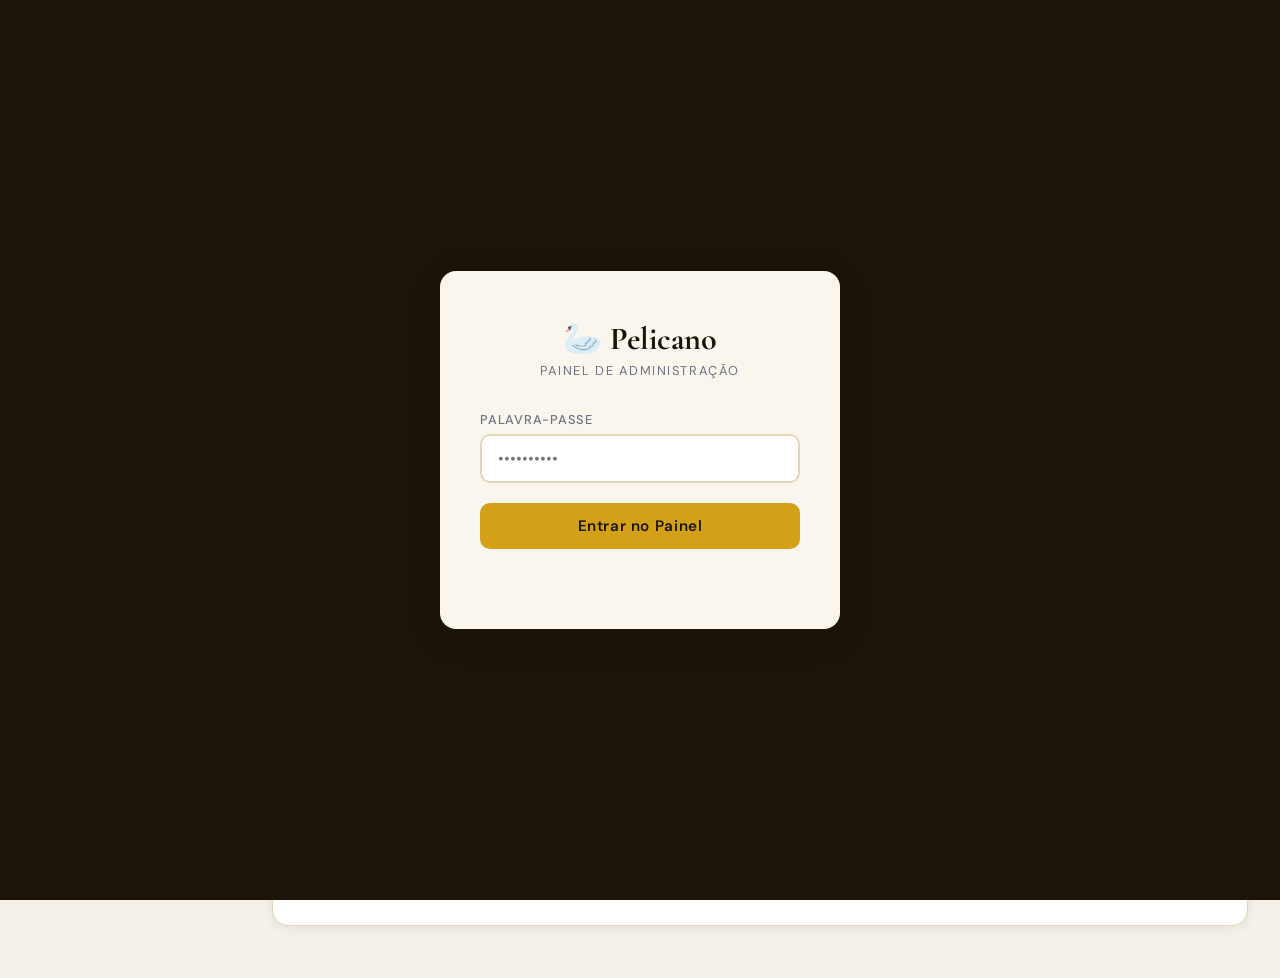
<file: admin.html>
<!DOCTYPE html>
<html lang="pt">
<head>
  <meta charset="UTF-8" />
  <meta name="viewport" content="width=device-width, initial-scale=1.0" />
  <meta name="robots" content="noindex, nofollow" />
<link rel="icon" href="assets/logotipo.png" type="image/x-icon">
  <title>Painel de Administração — Lavandaria Pelicano</title>
  <link rel="preconnect" href="https://fonts.googleapis.com" />
  <link rel="preconnect" href="https://fonts.gstatic.com" crossorigin />
  <link href="https://fonts.googleapis.com/css2?family=Cormorant+Garamond:wght@400;600;700&family=DM+Sans:wght@300;400;500;600&display=swap" rel="stylesheet" />
  <style>
    :root {
      --escuro: #1a1508;
      --dourado: #d4a017;
      --dourado-claro: #e8b84b;
      --cream: #faf6ee;
      --cream-dark: #f0e8d8;
      --vermelho: #c0392b;
      --verde: #27ae60;
      --azul: #2980b9;
      --cinzento: #6b7280;
      --borda: #e2d5bb;
      --sombra: 0 2px 12px rgba(26,21,8,0.08);
      --sombra-forte: 0 8px 32px rgba(26,21,8,0.16);
      --radius: 10px;
      --radius-lg: 16px;
      --font-titulo: 'Cormorant Garamond', serif;
      --font-corpo: 'DM Sans', sans-serif;
    }

    * { box-sizing: border-box; margin: 0; padding: 0; }

    body {
      font-family: var(--font-corpo);
      background: #f5f0e8;
      color: var(--escuro);
      min-height: 100vh;
    }

    /* ─── LOGIN ─── */
    #login-screen {
      position: fixed; inset: 0; z-index: 9999;
      background: var(--escuro);
      display: flex; align-items: center; justify-content: center;
      flex-direction: column; gap: 0;
    }

    .login-box {
      background: var(--cream);
      border-radius: var(--radius-lg);
      padding: 48px 40px;
      width: 100%; max-width: 400px;
      box-shadow: var(--sombra-forte);
      text-align: center;
    }

    .login-logo {
      font-family: var(--font-titulo);
      font-size: 2rem;
      font-weight: 700;
      color: var(--escuro);
      margin-bottom: 4px;
    }

    .login-sub {
      font-size: 0.8rem;
      color: var(--cinzento);
      letter-spacing: 0.12em;
      text-transform: uppercase;
      margin-bottom: 32px;
    }

    .login-box label {
      display: block;
      font-size: 0.8rem;
      font-weight: 500;
      color: var(--cinzento);
      text-align: left;
      margin-bottom: 6px;
      letter-spacing: 0.06em;
      text-transform: uppercase;
    }

    .login-box input[type="password"] {
      width: 100%;
      padding: 12px 16px;
      border: 2px solid var(--borda);
      border-radius: var(--radius);
      font-family: var(--font-corpo);
      font-size: 1rem;
      color: var(--escuro);
      background: white;
      outline: none;
      transition: border-color 0.2s;
      margin-bottom: 20px;
    }

    .login-box input[type="password"]:focus { border-color: var(--dourado); }

    .btn-login {
      width: 100%;
      padding: 13px;
      background: var(--dourado);
      color: var(--escuro);
      border: none;
      border-radius: var(--radius);
      font-family: var(--font-corpo);
      font-size: 0.95rem;
      font-weight: 600;
      cursor: pointer;
      transition: background 0.2s, transform 0.1s;
      letter-spacing: 0.04em;
    }

    .btn-login:hover { background: var(--dourado-claro); }
    .btn-login:active { transform: scale(0.98); }

    .login-erro {
      margin-top: 12px;
      color: var(--vermelho);
      font-size: 0.85rem;
      min-height: 20px;
    }

    /* ─── HEADER ─── */
    .admin-header {
      background: var(--escuro);
      color: var(--cream);
      padding: 0 32px;
      height: 64px;
      display: flex;
      align-items: center;
      justify-content: space-between;
      position: sticky;
      top: 0; z-index: 100;
      box-shadow: 0 2px 16px rgba(0,0,0,0.3);
    }

    .header-logo {
      display: flex; align-items: center; gap: 12px;
    }

    .header-logo-icon {
      width: 36px; height: 36px;
      background: var(--dourado);
      border-radius: 8px;
      display: flex; align-items: center; justify-content: center;
      font-size: 1.2rem;
    }

    .header-logo-text {
      font-family: var(--font-titulo);
      font-size: 1.3rem;
      font-weight: 700;
    }

    .header-logo-badge {
      font-size: 0.68rem;
      background: rgba(212,160,23,0.2);
      color: var(--dourado);
      padding: 2px 8px;
      border-radius: 20px;
      border: 1px solid rgba(212,160,23,0.3);
      letter-spacing: 0.08em;
      text-transform: uppercase;
    }

    .header-actions {
      display: flex; align-items: center; gap: 12px;
    }

    .status-indicator {
      display: flex; align-items: center; gap: 6px;
      font-size: 0.78rem;
      color: rgba(255,255,255,0.6);
    }

    .status-dot {
      width: 8px; height: 8px;
      border-radius: 50%;
      background: #6b7280;
      transition: background 0.3s;
    }

    .status-dot.ok { background: var(--verde); }
    .status-dot.saving { background: var(--dourado); animation: pulse 1s infinite; }
    .status-dot.erro { background: var(--vermelho); }

    @keyframes pulse { 0%,100%{ opacity:1 } 50%{ opacity:0.4 } }

    .btn-sair {
      padding: 7px 16px;
      background: transparent;
      border: 1px solid rgba(255,255,255,0.2);
      color: rgba(255,255,255,0.7);
      border-radius: 7px;
      font-family: var(--font-corpo);
      font-size: 0.8rem;
      cursor: pointer;
      transition: all 0.2s;
    }

    .btn-sair:hover {
      background: rgba(255,255,255,0.1);
      color: white;
    }

    /* ─── LAYOUT ─── */
    .admin-layout {
      display: grid;
      grid-template-columns: 240px 1fr;
      min-height: calc(100vh - 64px);
    }

    /* ─── SIDEBAR ─── */
    .sidebar {
      background: white;
      border-right: 1px solid var(--borda);
      padding: 24px 0;
      position: sticky;
      top: 64px;
      height: calc(100vh - 64px);
      overflow-y: auto;
    }

    .sidebar-section-label {
      font-size: 0.68rem;
      font-weight: 600;
      letter-spacing: 0.12em;
      text-transform: uppercase;
      color: var(--cinzento);
      padding: 16px 20px 8px;
    }

    .sidebar-item {
      display: flex;
      align-items: center;
      gap: 10px;
      padding: 11px 20px;
      cursor: pointer;
      border-left: 3px solid transparent;
      transition: all 0.15s;
      font-size: 0.88rem;
      color: var(--escuro);
      user-select: none;
    }

    .sidebar-item:hover {
      background: var(--cream);
      border-left-color: var(--borda);
    }

    .sidebar-item.active {
      background: #fdf7e8;
      border-left-color: var(--dourado);
      color: #8a6200;
      font-weight: 500;
    }

    .sidebar-icon {
      font-size: 1.1rem;
      width: 22px;
      text-align: center;
      flex-shrink: 0;
    }

    .sidebar-divider {
      height: 1px;
      background: var(--borda);
      margin: 12px 20px;
    }

    /* ─── MAIN CONTENT ─── */
    .main-content {
      padding: 32px;
      overflow-y: auto;
    }

    .section-panel {
      display: none;
    }

    .section-panel.active {
      display: block;
    }

    /* ─── PAGE TITLE ─── */
    .page-title {
      margin-bottom: 28px;
    }

    .page-title h1 {
      font-family: var(--font-titulo);
      font-size: 2rem;
      font-weight: 700;
      color: var(--escuro);
      line-height: 1.1;
    }

    .page-title p {
      color: var(--cinzento);
      font-size: 0.9rem;
      margin-top: 6px;
    }

    /* ─── CARDS ─── */
    .card {
      background: white;
      border-radius: var(--radius-lg);
      padding: 28px;
      margin-bottom: 20px;
      border: 1px solid var(--borda);
      box-shadow: var(--sombra);
    }

    .card-header {
      display: flex;
      align-items: center;
      justify-content: space-between;
      margin-bottom: 24px;
      padding-bottom: 16px;
      border-bottom: 1px solid var(--cream-dark);
    }

    .card-title {
      display: flex; align-items: center; gap: 10px;
      font-weight: 600;
      font-size: 1rem;
      color: var(--escuro);
    }

    .card-title-icon {
      font-size: 1.2rem;
    }

    /* ─── FORM ELEMENTS ─── */
    .form-group {
      margin-bottom: 20px;
    }

    .form-row {
      display: grid;
      grid-template-columns: 1fr 1fr;
      gap: 16px;
    }

    .form-row-3 {
      display: grid;
      grid-template-columns: 1fr 1fr 1fr;
      gap: 16px;
    }

    label {
      display: block;
      font-size: 0.8rem;
      font-weight: 500;
      color: var(--cinzento);
      margin-bottom: 6px;
      letter-spacing: 0.05em;
      text-transform: uppercase;
    }

    .label-hint {
      font-size: 0.75rem;
      color: #9ca3af;
      margin-top: 4px;
      font-style: italic;
      text-transform: none;
      letter-spacing: 0;
    }

    input[type="text"],
    input[type="email"],
    input[type="tel"],
    input[type="number"],
    input[type="time"],
    textarea,
    select {
      width: 100%;
      padding: 11px 14px;
      border: 1.5px solid var(--borda);
      border-radius: var(--radius);
      font-family: var(--font-corpo);
      font-size: 0.92rem;
      color: var(--escuro);
      background: white;
      outline: none;
      transition: border-color 0.2s, box-shadow 0.2s;
    }

    input:focus,
    textarea:focus,
    select:focus {
      border-color: var(--dourado);
      box-shadow: 0 0 0 3px rgba(212,160,23,0.12);
    }

    textarea {
      resize: vertical;
      min-height: 80px;
    }

    input[type="color"] {
      width: 48px; height: 40px;
      border: 1.5px solid var(--borda);
      border-radius: 8px;
      cursor: pointer;
      padding: 3px;
      background: white;
    }

    .color-row {
      display: flex; align-items: center; gap: 10px;
    }

    .color-hex {
      flex: 1;
    }

    /* ─── TOGGLE ─── */
    .toggle-group {
      display: flex;
      align-items: center;
      justify-content: space-between;
      padding: 14px 0;
      border-bottom: 1px solid var(--cream-dark);
    }

    .toggle-group:last-child {
      border-bottom: none;
    }

    .toggle-info strong {
      display: block;
      font-size: 0.92rem;
      font-weight: 500;
      color: var(--escuro);
    }

    .toggle-info span {
      font-size: 0.8rem;
      color: var(--cinzento);
    }

    .toggle {
      position: relative;
      width: 48px; height: 26px;
      flex-shrink: 0;
    }

    .toggle input { opacity: 0; width: 0; height: 0; }

    .toggle-slider {
      position: absolute; inset: 0;
      background: #d1d5db;
      border-radius: 20px;
      cursor: pointer;
      transition: background 0.2s;
    }

    .toggle-slider::before {
      content: '';
      position: absolute;
      width: 20px; height: 20px;
      left: 3px; top: 3px;
      background: white;
      border-radius: 50%;
      transition: transform 0.2s;
      box-shadow: 0 1px 4px rgba(0,0,0,0.2);
    }

    .toggle input:checked + .toggle-slider { background: var(--verde); }
    .toggle input:checked + .toggle-slider::before { transform: translateX(22px); }

    /* ─── TABELA DE PREÇOS ─── */
    .preco-categoria {
      margin-bottom: 24px;
    }

    .preco-cat-header {
      display: flex;
      align-items: center;
      gap: 10px;
      padding: 10px 14px;
      background: var(--cream);
      border-radius: 8px;
      margin-bottom: 12px;
      cursor: pointer;
      font-weight: 600;
      font-size: 0.9rem;
      color: var(--escuro);
      border: 1px solid var(--borda);
      user-select: none;
    }

    .preco-cat-header .cat-toggle {
      margin-left: auto;
      font-size: 0.75rem;
      color: var(--cinzento);
    }

    .preco-cat-body {
      display: grid;
      gap: 10px;
    }

    .preco-item {
      display: grid;
      grid-template-columns: 1fr auto auto;
      align-items: center;
      gap: 12px;
      padding: 10px 14px;
      background: #fafafa;
      border: 1px solid var(--borda);
      border-radius: 8px;
    }

    .preco-item-nome {
      font-size: 0.88rem;
      color: var(--escuro);
    }

    .preco-input-wrap {
      display: flex; align-items: center; gap: 6px;
    }

    .preco-input-wrap span {
      font-size: 0.85rem;
      color: var(--cinzento);
    }

    .preco-input {
      width: 80px !important;
      text-align: right;
    }

    .btn-remover-item {
      background: none;
      border: none;
      color: #dc2626;
      cursor: pointer;
      font-size: 1rem;
      padding: 4px;
      border-radius: 4px;
      transition: background 0.15s;
      line-height: 1;
    }

    .btn-remover-item:hover { background: #fee2e2; }

    .btn-add-item {
      display: flex;
      align-items: center;
      gap: 6px;
      padding: 8px 14px;
      background: var(--cream);
      border: 1.5px dashed var(--borda);
      border-radius: 8px;
      font-family: var(--font-corpo);
      font-size: 0.82rem;
      color: var(--cinzento);
      cursor: pointer;
      transition: all 0.2s;
      margin-top: 8px;
    }

    .btn-add-item:hover {
      border-color: var(--dourado);
      color: var(--escuro);
      background: #fdf7e8;
    }

    /* ─── BOTÕES GERAIS ─── */
    .btn {
      display: inline-flex;
      align-items: center;
      gap: 7px;
      padding: 10px 20px;
      border-radius: var(--radius);
      font-family: var(--font-corpo);
      font-size: 0.88rem;
      font-weight: 500;
      cursor: pointer;
      border: none;
      transition: all 0.2s;
    }

    .btn-primary {
      background: var(--dourado);
      color: var(--escuro);
    }

    .btn-primary:hover { background: var(--dourado-claro); }

    .btn-secondary {
      background: white;
      color: var(--escuro);
      border: 1.5px solid var(--borda);
    }

    .btn-secondary:hover { border-color: var(--dourado); }

    .btn-danger {
      background: #fee2e2;
      color: #dc2626;
      border: 1px solid #fca5a5;
    }

    .btn-danger:hover { background: #fecaca; }

    .btn-success {
      background: #d1fae5;
      color: #065f46;
      border: 1px solid #6ee7b7;
    }

    .btn-grande {
      padding: 13px 28px;
      font-size: 0.95rem;
      font-weight: 600;
    }

    .btn-guardar-tudo {
      position: fixed;
      bottom: 28px; right: 28px;
      padding: 14px 28px;
      background: var(--dourado);
      color: var(--escuro);
      border: none;
      border-radius: 50px;
      font-family: var(--font-corpo);
      font-size: 0.95rem;
      font-weight: 600;
      cursor: pointer;
      box-shadow: 0 4px 20px rgba(212,160,23,0.4);
      transition: all 0.2s;
      z-index: 50;
      display: flex; align-items: center; gap: 8px;
    }

    .btn-guardar-tudo:hover {
      background: var(--dourado-claro);
      transform: translateY(-2px);
      box-shadow: 0 6px 24px rgba(212,160,23,0.5);
    }

    .btn-guardar-tudo:active { transform: translateY(0); }

    .btn-guardar-tudo:disabled {
      opacity: 0.7; cursor: not-allowed; transform: none;
    }

    /* ─── ALERTAS ─── */
    .alert {
      padding: 12px 16px;
      border-radius: var(--radius);
      font-size: 0.88rem;
      margin-bottom: 16px;
      display: flex; align-items: center; gap: 10px;
    }

    .alert-success {
      background: #d1fae5;
      color: #065f46;
      border: 1px solid #6ee7b7;
    }

    .alert-erro {
      background: #fee2e2;
      color: #dc2626;
      border: 1px solid #fca5a5;
    }

    .alert-info {
      background: #dbeafe;
      color: #1e40af;
      border: 1px solid #93c5fd;
    }

    .alert-aviso {
      background: #fef3c7;
      color: #92400e;
      border: 1px solid #fcd34d;
    }

    /* ─── STATS (dashboard) ─── */
    .stats-grid {
      display: grid;
      grid-template-columns: repeat(4, 1fr);
      gap: 16px;
      margin-bottom: 24px;
    }

    .stat-card {
      background: white;
      border: 1px solid var(--borda);
      border-radius: var(--radius-lg);
      padding: 20px;
      box-shadow: var(--sombra);
    }

    .stat-icon {
      font-size: 1.6rem;
      margin-bottom: 10px;
    }

    .stat-valor {
      font-family: var(--font-titulo);
      font-size: 2rem;
      font-weight: 700;
      color: var(--escuro);
      line-height: 1;
    }

    .stat-label {
      font-size: 0.78rem;
      color: var(--cinzento);
      margin-top: 4px;
      text-transform: uppercase;
      letter-spacing: 0.06em;
    }

    /* ─── PROMOÇÃO PREVIEW ─── */
    .promo-preview {
      background: var(--escuro);
      border-radius: 10px;
      padding: 14px 20px;
      margin-top: 20px;
      display: flex; align-items: center; gap: 12px;
    }

    .promo-preview-badge {
      background: var(--dourado);
      color: var(--escuro);
      font-size: 0.75rem;
      font-weight: 700;
      padding: 4px 10px;
      border-radius: 20px;
      text-transform: uppercase;
      white-space: nowrap;
    }

    .promo-preview-text {
      color: white;
      font-size: 0.9rem;
      flex: 1;
    }

    /* ─── HORÁRIO ─── */
    .horario-grid {
      display: grid;
      gap: 8px;
    }

    .horario-linha {
      display: grid;
      grid-template-columns: 140px 1fr 1fr auto;
      gap: 10px;
      align-items: center;
      padding: 8px 0;
      border-bottom: 1px solid var(--cream-dark);
    }

    .horario-dia {
      font-size: 0.88rem;
      font-weight: 500;
      color: var(--escuro);
    }

    .horario-fechado {
      font-size: 0.8rem;
      color: var(--cinzento);
      font-style: italic;
    }

    /* ─── NOTIFICAÇÃO TOAST ─── */
    .toast-container {
      position: fixed;
      top: 80px; right: 20px;
      z-index: 9999;
      display: flex; flex-direction: column; gap: 8px;
    }

    .toast {
      padding: 12px 18px;
      border-radius: 10px;
      font-size: 0.88rem;
      font-weight: 500;
      box-shadow: var(--sombra-forte);
      animation: slideIn 0.3s ease;
      display: flex; align-items: center; gap: 8px;
      min-width: 260px;
    }

    .toast-ok { background: #065f46; color: white; }
    .toast-erro { background: #dc2626; color: white; }
    .toast-info { background: var(--escuro); color: white; }

    @keyframes slideIn {
      from { transform: translateX(110%); opacity: 0; }
      to { transform: translateX(0); opacity: 1; }
    }

    @keyframes slideOut {
      from { transform: translateX(0); opacity: 1; }
      to { transform: translateX(110%); opacity: 0; }
    }

    /* ─── MISC ─── */
    .divider { height: 1px; background: var(--cream-dark); margin: 20px 0; }
    .text-muted { color: var(--cinzento); font-size: 0.85rem; }
    .flex { display: flex; }
    .gap-2 { gap: 8px; }
    .gap-3 { gap: 12px; }
    .items-center { align-items: center; }
    .justify-between { justify-content: space-between; }
    .mt-2 { margin-top: 8px; }
    .mt-3 { margin-top: 16px; }

    .badge {
      display: inline-block;
      padding: 2px 10px;
      border-radius: 20px;
      font-size: 0.72rem;
      font-weight: 600;
      text-transform: uppercase;
      letter-spacing: 0.08em;
    }

    .badge-verde { background: #d1fae5; color: #065f46; }
    .badge-vermelho { background: #fee2e2; color: #dc2626; }
    .badge-cinza { background: #f3f4f6; color: #6b7280; }

    /* ─── RESPONSIVE ─── */
    @media (max-width: 768px) {
      .admin-layout { grid-template-columns: 1fr; }
      .sidebar { position: relative; height: auto; top: 0; }
      .main-content { padding: 20px 16px; }
      .stats-grid { grid-template-columns: 1fr 1fr; }
      .form-row, .form-row-3 { grid-template-columns: 1fr; }
      .btn-guardar-tudo { bottom: 16px; right: 16px; }
    }

    /* ─── LOADING OVERLAY ─── */
    .loading-overlay {
      position: fixed; inset: 0; z-index: 9998;
      background: rgba(26,21,8,0.5);
      display: flex; align-items: center; justify-content: center;
      backdrop-filter: blur(4px);
    }

    .loading-box {
      background: white;
      border-radius: var(--radius-lg);
      padding: 32px 40px;
      text-align: center;
      box-shadow: var(--sombra-forte);
    }

    .spinner {
      width: 40px; height: 40px;
      border: 3px solid var(--borda);
      border-top-color: var(--dourado);
      border-radius: 50%;
      animation: spin 0.8s linear infinite;
      margin: 0 auto 16px;
    }

    @keyframes spin { to { transform: rotate(360deg); } }

    .loading-box p {
      font-size: 0.9rem;
      color: var(--cinzento);
    }
  </style>
</head>
<body>

<!-- ═══════════════ LOGIN ═══════════════ -->
<div id="login-screen">
  <div class="login-box">
    <div class="login-logo">🦢 Pelicano</div>
    <div class="login-sub">Painel de Administração</div>
    <label for="pass-input">Palavra-passe</label>
    <input type="password" id="pass-input" placeholder="••••••••••" autocomplete="current-password" />
    <button class="btn-login" onclick="tentarLogin()">Entrar no Painel</button>
    <div class="login-erro" id="login-erro"></div>
  </div>
</div>

<!-- ═══════════════ LOADING ═══════════════ -->
<div class="loading-overlay" id="loading-overlay" style="display:none">
  <div class="loading-box">
    <div class="spinner"></div>
    <p id="loading-msg">A carregar dados...</p>
  </div>
</div>

<!-- ═══════════════ TOAST ═══════════════ -->
<div class="toast-container" id="toast-container"></div>

<!-- ═══════════════ HEADER ═══════════════ -->
<header class="admin-header">
  <div class="header-logo">
    <div class="header-logo-icon">🦢</div>
    <span class="header-logo-text">Lavandaria Pelicano</span>
    <span class="header-logo-badge">Admin</span>
  </div>
  <div class="header-actions">
    <div class="status-indicator">
      <div class="status-dot" id="status-dot"></div>
      <span id="status-text">A ligar...</span>
    </div>
    <button class="btn-sair" onclick="sair()">⏻ Sair</button>
  </div>
</header>

<!-- ═══════════════ LAYOUT ═══════════════ -->
<div class="admin-layout">

  <!-- SIDEBAR -->
  <aside class="sidebar">
    <div class="sidebar-section-label">Principal</div>
    <div class="sidebar-item active" onclick="irPara('dashboard')">
      <span class="sidebar-icon">📊</span> Dashboard
    </div>
    <div class="sidebar-item" onclick="irPara('promocao')">
      <span class="sidebar-icon">🏷️</span> Promoção do Mês
    </div>
    <div class="sidebar-item" onclick="irPara('precos')">
      <span class="sidebar-icon">💶</span> Preços
    </div>
  </aside>

  <!-- MAIN -->
  <main class="main-content">

    <!-- ─── DASHBOARD ─── -->
    <section class="section-panel active" id="panel-dashboard">
      <div class="page-title">
        <h1>Bem-vindo, Chefe! 👋</h1>
        <p>Tudo o que precisa para gerir o site da Lavandaria Pelicano num só sítio.</p>
      </div>

      <div class="stats-grid">
        <div class="stat-card">
          <div class="stat-icon">🗓️</div>
          <div class="stat-valor" id="stat-ano">1974</div>
          <div class="stat-label">Ano de fundação</div>
        </div>
        <div class="stat-card">
          <div class="stat-icon">⭐</div>
          <div class="stat-valor">4.5</div>
          <div class="stat-label">Avaliação Google</div>
        </div>
        <div class="stat-card">
          <div class="stat-icon">💶</div>
          <div class="stat-valor" id="stat-num-precos">–</div>
          <div class="stat-label">Artigos com preço</div>
        </div>
        <div class="stat-card">
          <div class="stat-icon">☁️</div>
          <div class="stat-valor" id="stat-sync">–</div>
          <div class="stat-label">Última sincronização</div>
        </div>
      </div>

      <div class="card">
        <div class="card-header">
          <div class="card-title"><span class="card-title-icon">🚀</span> Guia Rápido</div>
        </div>
        <div style="display:grid; grid-template-columns: 1fr 1fr; gap: 16px;">
          <div style="padding:16px; background:var(--cream); border-radius:10px; border:1px solid var(--borda);">
            <strong style="font-size:0.9rem;">Mudar uma promoção?</strong>
            <p class="text-muted" style="margin-top:4px; font-size:0.82rem;">Vá a <b>🏷️ Promoção do Mês</b> → edite o texto → carregue em <b>Guardar Tudo</b>.</p>
          </div>
          <div style="padding:16px; background:var(--cream); border-radius:10px; border:1px solid var(--borda);">
            <strong style="font-size:0.9rem;">Actualizar um preço?</strong>
            <p class="text-muted" style="margin-top:4px; font-size:0.82rem;">Vá a <b>💶 Preços</b> → encontre o artigo → altere o valor → carregue em <b>Guardar Tudo</b>.</p>
          </div>
          <div style="padding:16px; background:var(--cream); border-radius:10px; border:1px solid var(--borda);">
            <strong style="font-size:0.9rem;">Mudar o horário?</strong>
            <p class="text-muted" style="margin-top:4px; font-size:0.82rem;">Vá a <b>🕐 Horário</b> → ajuste as horas → carregue em <b>Guardar Tudo</b>.</p>
          </div>
          <div style="padding:16px; background:var(--cream); border-radius:10px; border:1px solid var(--borda);">
            <strong style="font-size:0.9rem;">Actualizar contactos?</strong>
            <p class="text-muted" style="margin-top:4px; font-size:0.82rem;">Vá a <b>📞 Contactos</b> → edite o que precisar → carregue em <b>Guardar Tudo</b>.</p>
          </div>
        </div>
        <div class="alert alert-aviso mt-3">
          <span>⚠️</span>
          <span>Depois de guardar, espere 1–2 minutos para o site actualizar em todos os dispositivos.</span>
        </div>
      </div>

      <div class="card">
        <div class="card-header">
          <div class="card-title"><span>🔗</span> Links Úteis</div>
        </div>
        <div style="display:flex; gap:10px; flex-wrap:wrap;">
          <a href="/" target="_blank" class="btn btn-secondary">👁️ Ver Site Público</a>
          <a href="/servicos.html" target="_blank" class="btn btn-secondary">🧺 Serviços</a>
          <a href="/contacto.html" target="_blank" class="btn btn-secondary">📞 Contacto</a>
          <a href="https://www.facebook.com/lavandaria.pelicano" target="_blank" class="btn btn-secondary">📘 Facebook</a>
        </div>
      </div>
    </section>

    <!-- ─── PROMOÇÃO ─── -->
    <section class="section-panel" id="panel-promocao">
      <div class="page-title">
        <h1>🏷️ Promoção da Semana</h1>
        <p>A faixa dourada que aparece no topo do site. Pode ter até 2 produtos em destaque.</p>
      </div>

      <div class="card">
        <div class="card-header">
          <div class="card-title"><span>🏷️</span> Faixa de Promoção</div>
          <label class="toggle" style="margin:0">
            <input type="checkbox" id="promo-ativa" onchange="atualizarPreviewPromo()" />
            <span class="toggle-slider"></span>
          </label>
        </div>

        <div class="form-group">
          <label>Etiqueta (texto pequeno à esquerda)</label>
          <input type="text" id="promo-badge" placeholder="ex: Promoção da semana" oninput="atualizarPreviewPromo()" />
          <p class="label-hint">Aparece antes dos produtos. Ex: "Promoção da semana" ou "Novidade".</p>
        </div>

        <div class="divider"></div>

        <strong style="font-size:0.9rem; display:block; margin-bottom:16px;">🛒 Produto 1</strong>
        <div class="form-row">
          <div class="form-group">
            <label>Nome do produto</label>
            <input type="text" id="promo-p1-nome" placeholder="ex: Detergentes" oninput="atualizarPreviewPromo()" />
          </div>
          <div class="form-group">
            <label>Preço</label>
            <input type="text" id="promo-p1-preco" placeholder="ex: 8,50€" oninput="atualizarPreviewPromo()" />
          </div>
        </div>
        <div class="form-group">
          <label>Detalhe (opcional)</label>
          <input type="text" id="promo-p1-detalhe" placeholder="ex: (5 litros)" oninput="atualizarPreviewPromo()" />
          <p class="label-hint">Aparece a seguir ao preço em letras mais pequenas.</p>
        </div>

        <div class="divider"></div>

        <strong style="font-size:0.9rem; display:block; margin-bottom:16px;">🛒 Produto 2 (opcional)</strong>
        <div class="form-row">
          <div class="form-group">
            <label>Nome do produto</label>
            <input type="text" id="promo-p2-nome" placeholder="ex: Amaciadores" oninput="atualizarPreviewPromo()" />
          </div>
          <div class="form-group">
            <label>Preço</label>
            <input type="text" id="promo-p2-preco" placeholder="ex: 7,50€" oninput="atualizarPreviewPromo()" />
          </div>
        </div>
        <div class="form-group">
          <label>Detalhe (opcional)</label>
          <input type="text" id="promo-p2-detalhe" placeholder="ex: (5 litros)" oninput="atualizarPreviewPromo()" />
        </div>

        <div class="divider"></div>

        <label style="margin-bottom:8px; display:block;">Pré-visualização</label>
        <div style="background:#c9970a; padding:14px 24px; border-radius:8px; display:flex; align-items:center; gap:16px; flex-wrap:wrap;" id="promo-preview-box">
          <span style="font-size:0.7rem; letter-spacing:0.15em; text-transform:uppercase; opacity:0.8; color:#1a1508;" id="promo-preview-badge">Promoção da semana</span>
          <span id="promo-preview-conteudo" style="color:#1a1508; font-size:0.95rem;"></span>
        </div>
        <p class="label-hint mt-2">Esta é a aparência real da faixa no site.</p>
      </div>
    </section>

    <!-- ─── PREÇOS ─── -->
    <section class="section-panel" id="panel-precos">
      <div class="page-title">
        <h1>💶 Lista de Preços</h1>
        <p>Altere os preços de qualquer artigo. Pode também adicionar ou remover artigos.</p>
      </div>

      <div class="card">
        <div class="card-header">
          <div class="card-title"><span>💶</span> Preços por Categoria</div>
          <button class="btn btn-primary" onclick="adicionarCategoria()">+ Nova Categoria</button>
        </div>

        <div class="alert alert-info">
          <span>ℹ️</span>
          <span>Clique no nome de uma categoria para a expandir ou fechar. Use o botão <b>+ Adicionar Artigo</b> para criar novos itens.</span>
        </div>

        <div id="precos-container">
          <!-- Gerado por JS -->
        </div>
      </div>
    </section>

<!-- ─── TOGGLES ─── -->
    <section class="section-panel" id="panel-toggles">
      <div class="page-title">
        <h1>⚙️ Funcionalidades</h1>
        <p>Ligue ou desligue secções e funcionalidades do site.</p>
      </div>

      <div class="card">
        <div class="card-header">
          <div class="card-title"><span>⚙️</span> O que está visível no site</div>
        </div>

        <div class="toggle-group">
          <div class="toggle-info">
            <strong>Faixa de Promoção</strong>
            <span>A barra colorida no topo com a promoção actual</span>
          </div>
          <label class="toggle">
            <input type="checkbox" id="tg-promo" />
            <span class="toggle-slider"></span>
          </label>
        </div>

        <div class="toggle-group">
          <div class="toggle-info">
            <strong>Botão WhatsApp</strong>
            <span>O botão verde flutuante no canto inferior direito</span>
          </div>
          <label class="toggle">
            <input type="checkbox" id="tg-whatsapp" />
            <span class="toggle-slider"></span>
          </label>
        </div>

        <div class="toggle-group">
          <div class="toggle-info">
            <strong>Secção de Avaliações Google</strong>
            <span>Mostra as estrelas e avaliação do Google</span>
          </div>
          <label class="toggle">
            <input type="checkbox" id="tg-avaliacoes" />
            <span class="toggle-slider"></span>
          </label>
        </div>

        <div class="toggle-group">
          <div class="toggle-info">
            <strong>Calculadora de Preços</strong>
            <span>Permite ao cliente calcular o preço estimado</span>
          </div>
          <label class="toggle">
            <input type="checkbox" id="tg-calculadora" />
            <span class="toggle-slider"></span>
          </label>
        </div>

        <div class="toggle-group">
          <div class="toggle-info">
            <strong>Formulário de Recolha ao Domicílio</strong>
            <span>Pedidos de recolha em casa pelo cliente</span>
          </div>
          <label class="toggle">
            <input type="checkbox" id="tg-recolha" />
            <span class="toggle-slider"></span>
          </label>
        </div>

        <div class="toggle-group">
          <div class="toggle-info">
            <strong>Secção de Estatísticas</strong>
            <span>Anos de experiência, clientes, etc.</span>
          </div>
          <label class="toggle">
            <input type="checkbox" id="tg-stats" />
            <span class="toggle-slider"></span>
          </label>
        </div>

        <div class="toggle-group">
          <div class="toggle-info">
            <strong>Mapa na Página de Contacto</strong>
            <span>Mapa interactivo com a localização da lavandaria</span>
          </div>
          <label class="toggle">
            <input type="checkbox" id="tg-mapa" />
            <span class="toggle-slider"></span>
          </label>
        </div>
      </div>
    </section>

</main>
</div>

<!-- BOTÃO GUARDAR GLOBAL -->
<button class="btn-guardar-tudo" id="btn-guardar" onclick="guardarTudo()">
  💾 Guardar Tudo
</button>

<script>
// ═══════════════════════════════════════════════
// CONFIGURAÇÃO
// ═══════════════════════════════════════════════
const PASSWORD = 'pelicano2024';
const API_URL = '/api/config'; // Proxy Netlify

// Estado global dos dados
let dados = null;
let alterado = false;

// ═══════════════════════════════════════════════
// LOGIN
// ═══════════════════════════════════════════════
function tentarLogin() {
  const pass = document.getElementById('pass-input').value;
  if (pass === PASSWORD) {
    document.getElementById('login-screen').style.display = 'none';
    inicializar();
  } else {
    document.getElementById('login-erro').textContent = '❌ Palavra-passe incorrecta. Tente novamente.';
    document.getElementById('pass-input').value = '';
    document.getElementById('pass-input').focus();
  }
}

document.getElementById('pass-input').addEventListener('keydown', (e) => {
  if (e.key === 'Enter') tentarLogin();
});

function sair() {
  if (alterado && !confirm('Tem alterações por guardar. Tem a certeza que quer sair?')) return;
  document.getElementById('login-screen').style.display = 'flex';
  document.getElementById('pass-input').value = '';
}

// ═══════════════════════════════════════════════
// DADOS PADRÃO
// ═══════════════════════════════════════════════
function dadosPadrao() {
  return {
    _versao: 1,
    _atualizado: new Date().toISOString(),
    promocao: {
      ativa: true,
      badge: 'Promoção da semana',
      p1: { nome: 'Detergentes', preco: '8,50€', detalhe: '(5 litros)' },
      p2: { nome: 'Amaciadores', preco: '7,50€', detalhe: '(5 litros)' }
    },
    precos: [
      {
        id: 'vestuario', emoji: '👔', nome: 'Vestuário',
        nota: 'Veludo, bombazine, linho e seda acresce 0,50€ por peça. Também fazemos tratamento Barbour.',
        itens: [
          { nome: 'Fato', preco: '10,00€' },
          { nome: 'Fato c/ Colete', preco: '14,00€' },
          { nome: 'Caça', preco: '5,00€' },
          { nome: 'Colete', preco: '4,50€' },
          { nome: 'Saia', preco: 'Desde 5,00€' },
          { nome: 'Blusa', preco: 'Desde 5,00€' },
          { nome: 'Gravata', preco: '4,50€' },
          { nome: 'Sobretudo', preco: 'Desde 10,00€' },
          { nome: 'Gabardine L.I.', preco: 'Desde 12,00€' },
          { nome: 'Casaco', preco: 'Desde 6,00€' },
          { nome: 'Samarra', preco: '20,00€' },
          { nome: 'Lenços de seda', preco: 'Desde 5,00€' },
          { nome: 'Camisolas', preco: 'Desde 4,50€' },
          { nome: 'Vestidos', preco: 'Desde 10,00€' },
          { nome: 'T-Shirt', preco: '3,00€' },
          { nome: 'Echarpes', preco: 'Desde 7,50€' },
          { nome: 'Blusão Penas', preco: 'Desde 12,50€' },
          { nome: 'Macacão', preco: 'Desde 10,00€' },
          { nome: 'Vestidos Cerimónia', preco: 'Só à vista' },
          { nome: 'Vestidos Noiva', preco: 'Só à vista' },
          { nome: 'Camisa', preco: 'Desde 3,50€' },
          { nome: 'Batas', preco: '4,00€' },
          { nome: 'Calção', preco: 'Desde 4,00€' },
          { nome: 'Túnica', preco: 'Desde 6,00€' },
          { nome: 'Blusões', preco: 'Desde 10,00€' },
          { nome: 'Saia plissada', preco: '7,50€' },
          { nome: 'Smoking', preco: '12,50€' },
          { nome: 'Roupão', preco: 'Desde 8,00€' },
          { nome: 'Polos', preco: 'Desde 3,50€' },
          { nome: 'Sweat', preco: 'Desde 4,50€' },
          { nome: 'Parka L.I.', preco: 'Desde 10,00€' },
          { nome: 'Trajes Académicos (4pcs)', preco: '18,50€' },
          { nome: 'Casacos imitação pele', preco: 'Desde 19,00€' },
          { nome: 'Fraque – 3 peças', preco: 'Desde 19,00€' }
        ]
      },
      {
        id: 'peles', emoji: '🧥', nome: 'Peles',
        nota: '',
        itens: [
          { nome: 'Casaco Antílope', preco: 'Desde 50€' },
          { nome: 'Saia Antílope', preco: 'Desde 35€' },
          { nome: 'Casaco Antílope 3/4', preco: 'Desde 75€' },
          { nome: 'Colete Antílope', preco: 'Desde 35€' },
          { nome: 'Casaco Antílope Comprido', preco: 'Desde 100€' },
          { nome: 'Carteira Antílope', preco: 'Desde 30€' },
          { nome: 'Casaco Couro lavar e pintar', preco: 'Desde 60€' },
          { nome: 'Saia Couro só lavar', preco: 'Desde 25,00€' },
          { nome: 'Calça Couro só lavar', preco: 'Desde 30,00€' },
          { nome: 'Calça Couro lavar e pintar', preco: 'Só à vista' },
          { nome: 'Saia Couro lavar e pintar', preco: 'Só à vista' },
          { nome: 'Casaco Nobuk', preco: 'Desde 55€' },
          { nome: 'Golas', preco: 'Desde 10€' },
          { nome: 'Luvas', preco: 'Desde 12,50€' },
          { nome: 'Sapatilhas', preco: 'Desde 20€' },
          { nome: 'Calça Antílope', preco: 'Desde 30€' }
        ]
      },
      {
        id: 'carpetes', emoji: '🏠', nome: 'Carpetes',
        nota: '',
        itens: [
          { nome: 'Arraiolos', preco: 'Desde 12€/kg' },
          { nome: 'Lã', preco: 'Desde 12€/kg' },
          { nome: 'Perça', preco: 'Desde 12€/kg' },
          { nome: 'Turca', preco: 'Desde 12€/kg' },
          { nome: 'Capas de Cavalo', preco: '17,50€' },
          { nome: 'Carpete finas / baixa', preco: 'Desde 9€/kg' },
          { nome: 'Tratamento anti-traça, manchado e extra lavagem intensiva', preco: '15€/kg' }
        ]
      },
      {
        id: 'neve', emoji: '❄️', nome: 'Neve',
        nota: 'Outras peças sob consulta. Calçado: só à vista.',
        itens: [
          { nome: 'Luvas', preco: 'Desde 6€' },
          { nome: 'Calça Criança', preco: 'Desde 9,50€' },
          { nome: 'Calça', preco: 'Desde 12€' },
          { nome: 'Calçado', preco: 'Só à vista' },
          { nome: 'Macacão Criança', preco: 'Desde 15€' },
          { nome: 'Macacão', preco: 'Desde 22,50€' },
          { nome: 'Blusão Criança', preco: 'Desde 12,50€' },
          { nome: 'Blusão', preco: 'Desde 17,50€' }
        ]
      },
      {
        id: 'texteis', emoji: '🛏️', nome: 'Têxteis Lar',
        nota: '',
        itens: [
          { nome: 'Edredons', preco: 'Desde 17,50€' },
          { nome: 'Edredons Penas', preco: 'Desde 25€' },
          { nome: 'Colcha crochet', preco: 'Desde 6€/kg' },
          { nome: 'Colcha Seda/Linho', preco: 'Desde 30€' },
          { nome: 'Colcha de Algodão', preco: 'Desde 20€' },
          { nome: 'Mantas', preco: 'Desde 10€' },
          { nome: 'Roupa Branca', preco: '4€/kg' },
          { nome: 'Sacos Cama', preco: 'Desde 10,00€' },
          { nome: 'Cobertor pelo/Lã', preco: 'Desde 12€' },
          { nome: 'Cortinados/Cortinas', preco: 'Só à vista' },
          { nome: 'Estores e Telas', preco: 'Só à vista' },
          { nome: 'Almofadas', preco: 'Desde 8€' },
          { nome: 'Resguardos de Colchão', preco: 'Desde 25€' },
          { nome: 'Capas de Sofá', preco: 'Só à vista' },
          { nome: 'Capas de Edredon', preco: 'Desde 10,00€' },
          { nome: 'Cobertores', preco: 'Desde 10€' }
        ]
      },
      {
        id: 'passar', emoji: '♨️', nome: 'Só Passar / Secar',
        nota: '',
        itens: [
          { nome: 'Calça / Saia', preco: 'Desde 3€' },
          { nome: 'Blusas / Camisas', preco: 'Desde 3€' },
          { nome: 'Casaco', preco: 'Desde 4,50€' },
          { nome: 'Fato', preco: '7€' },
          { nome: 'T-Shirt', preco: 'Desde 2€' },
          { nome: 'Polos', preco: 'Desde 2€' },
          { nome: 'Roupa Branca – Lisos', preco: '3,50€/kg' },
          { nome: 'Roupa Diversa só para passar', preco: '2,50€/kg' }
        ]
      }
    ],
    contactos: {
      rua: 'Rua da Natária, 73',
      cp: '4250-327',
      cidade: 'Porto',
      referencia: 'ao Carvalhido',
      telefone: '228 314 574',
      whatsapp: '351228314574',
      email: 'lavandariapelicano@gmail.com',
      facebook: 'https://facebook.com/lavandaria.pelicano',
      pagamentos: 'MBWay, Dinheiro, Transferência Bancária'
    },
    textos: {
      fundacao: 1974,
      slogan: 'Qualidade e tradição desde 1974',
      descricao: 'A Lavandaria Pelicano serve o Porto com qualidade e confiança desde 1974.',
      heroTitulo: 'Especialistas em limpeza a seco de todo o vestuário',
      heroSub: 'Tratamos das suas peças com o cuidado que merecem.',
      heroBtn: 'Ver preços',
      ctTitulo: 'Entre em Contacto Connosco',
      ctSub: 'Estamos sempre disponíveis para responder às suas questões.'
    },
    cores: {
      escura: '#1a1508',
      dourada: '#d4a017',
      cream: '#faf6ee'
    },
    toggles: {
      promo: document.getElementById('tg-promo').checked,
      whatsapp: document.getElementById('tg-whatsapp').checked,
      avaliacoes: document.getElementById('tg-avaliacoes').checked,
      calculadora: document.getElementById('tg-calculadora').checked,
      recolha: document.getElementById('tg-recolha').checked,
      stats: document.getElementById('tg-stats').checked,
      mapa: document.getElementById('tg-mapa').checked
    },
    seo: {
      titulo: document.getElementById('seo-titulo').value.trim(),
      descricao: document.getElementById('seo-descricao').value.trim(),
      keywords: document.getElementById('seo-keywords').value.trim(),
      ogTitulo: document.getElementById('seo-og-titulo').value.trim(),
      ogDesc: document.getElementById('seo-og-desc').value.trim(),
      url: document.getElementById('seo-url').value.trim()
    }
  };
}

// ═══════════════════════════════════════════════
// GUARDAR TUDO
// ═══════════════════════════════════════════════
async function guardarTudo() {
  const btn = document.getElementById('btn-guardar');
  btn.disabled = true;
  btn.textContent = '⏳ A guardar...';
  setStatus('saving', 'A guardar...');

  try {
    dados = recolherDados();
    await guardarDados(dados);
    setStatus('ok', 'Guardado ✓');
    alterado = false;

    // Actualizar timestamp
    const agora = new Date();
    document.getElementById('stat-sync').textContent =
      agora.toLocaleTimeString('pt-PT', { hour: '2-digit', minute: '2-digit' });

    atualizarEstatisticasDash();
    toast('✅ Todas as alterações foram guardadas!', 'ok');
  } catch (err) {
    setStatus('erro', 'Erro ao guardar');
    toast('❌ Erro ao guardar. Verifique a ligação à internet.', 'erro');
    console.error(err);
  } finally {
    btn.disabled = false;
    btn.innerHTML = '💾 Guardar Tudo';
  }
}

// ═══════════════════════════════════════════════
// ESTATÍSTICAS DO DASHBOARD
// ═══════════════════════════════════════════════
function atualizarEstatisticasDash() {
  if (!dados) return;
  let total = 0;
  dados.precos.forEach(cat => total += cat.itens.length);
  document.getElementById('stat-num-precos').textContent = total;
  document.getElementById('stat-ano').textContent = dados.textos?.fundacao || 1974;
}

// ═══════════════════════════════════════════════
// MARCAR ALTERADO
// ═══════════════════════════════════════════════
function marcarAlterado() {
  alterado = true;
}

// Listener genérico para todos os inputs/textareas/selects
document.addEventListener('input', (e) => {
  if (e.target.matches('input, textarea, select')) marcarAlterado();
});
document.addEventListener('change', (e) => {
  if (e.target.matches('input, textarea, select')) marcarAlterado();
});

// Avisar antes de fechar a página com alterações
window.addEventListener('beforeunload', (e) => {
  if (alterado) {
    e.preventDefault();
    e.returnValue = '';
  }
});

// ═══════════════════════════════════════════════
// NAVEGAÇÃO SIDEBAR
// ═══════════════════════════════════════════════
function irPara(secao) {
  document.querySelectorAll('.section-panel').forEach(p => p.classList.remove('active'));
  document.querySelectorAll('.sidebar-item').forEach(i => i.classList.remove('active'));

  const panel = document.getElementById('panel-' + secao);
  if (panel) panel.classList.add('active');

  const item = [...document.querySelectorAll('.sidebar-item')]
    .find(el => el.getAttribute('onclick') === `irPara('${secao}')`);
  if (item) item.classList.add('active');
}



// ═══════════════════════════════════════════════
// TOAST
// ═══════════════════════════════════════════════
function toast(mensagem, tipo = 'info') {
  const container = document.getElementById('toast-container');
  const el = document.createElement('div');
  el.className = `toast toast-${tipo}`;
  el.textContent = mensagem;
  container.appendChild(el);
  setTimeout(() => {
    el.style.animation = 'slideOut 0.3s ease forwards';
    setTimeout(() => el.remove(), 300);
  }, 3500);
}

// ═══════════════════════════════════════════════
// LOADING
// ═══════════════════════════════════════════════
function mostrarLoading(msg = 'A carregar...') {
  document.getElementById('loading-msg').textContent = msg;
  document.getElementById('loading-overlay').style.display = 'flex';
}

function esconderLoading() {
  document.getElementById('loading-overlay').style.display = 'none';
}
</script>
</body>
</html>
</file>
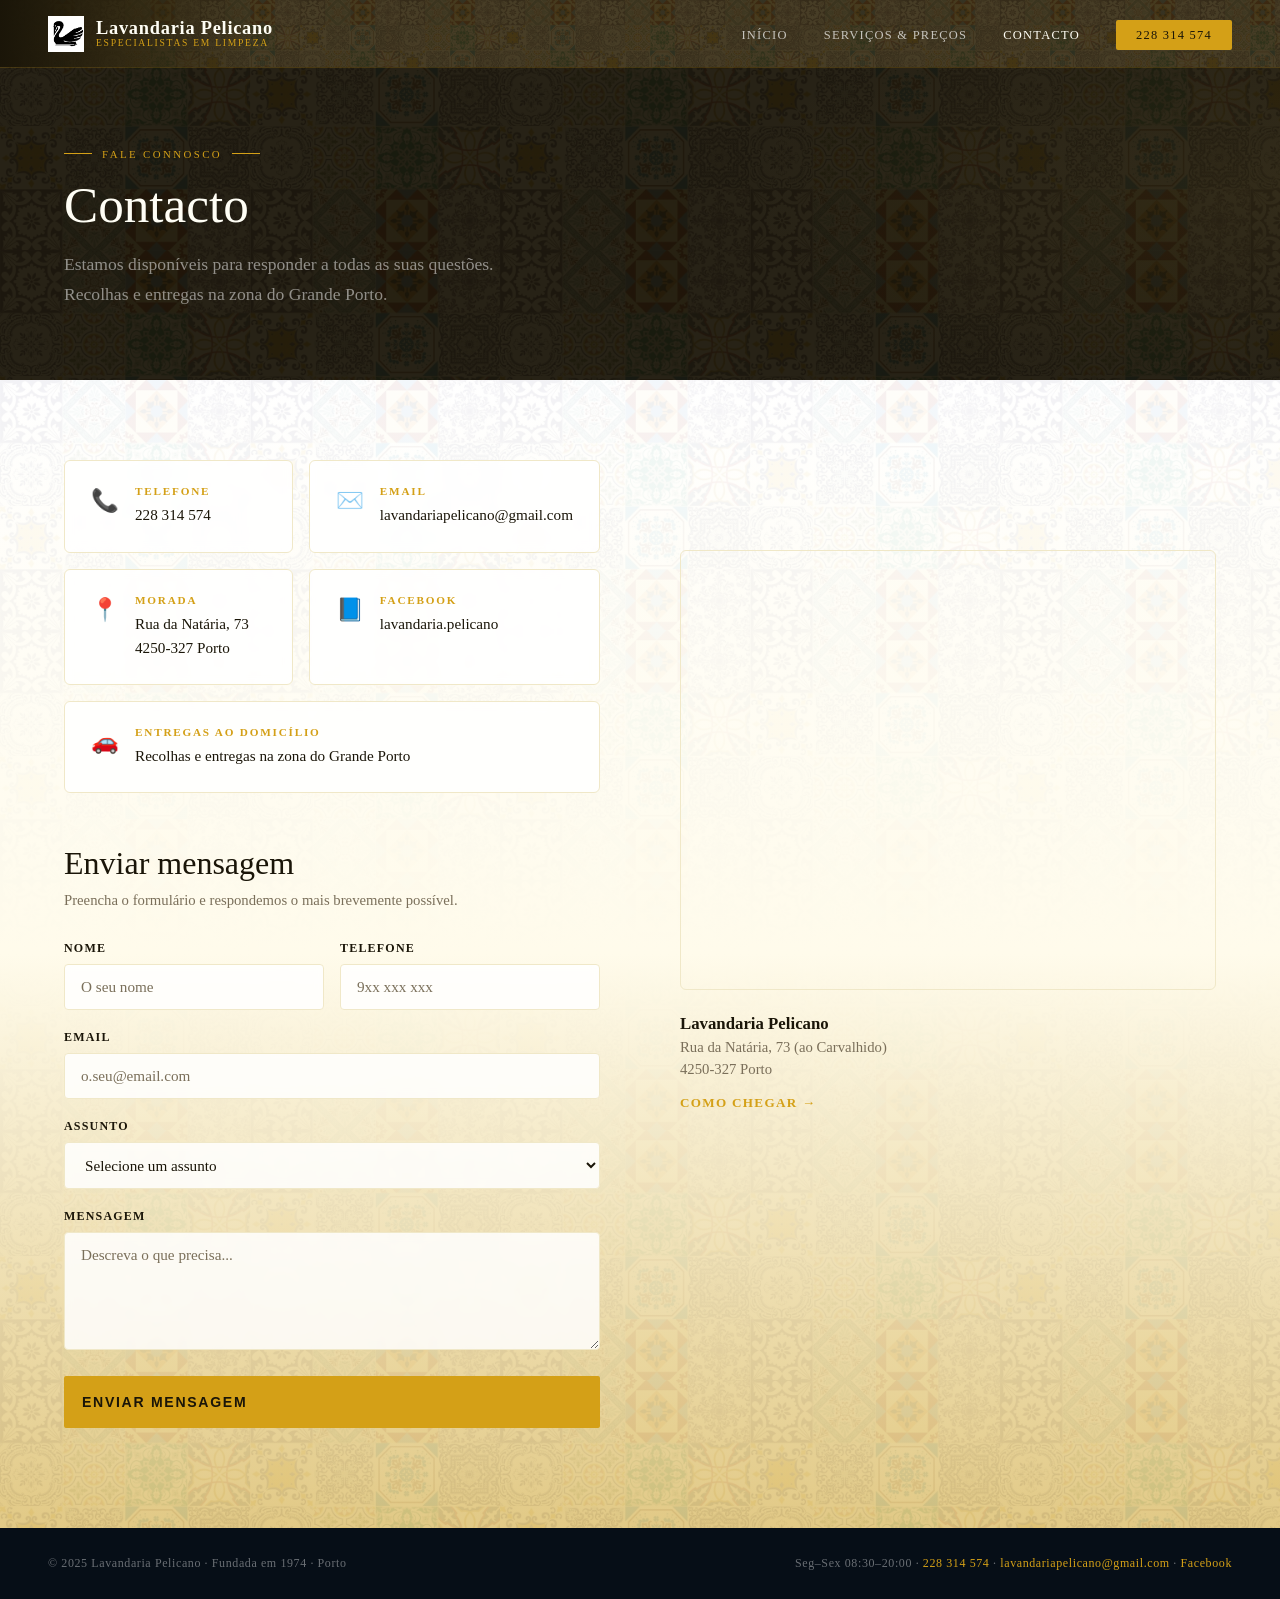
<file: contacto.html>
<!DOCTYPE html>
<html lang="pt">
<head>
  <meta charset="UTF-8" />
  <meta name="viewport" content="width=device-width, initial-scale=1.0" />
  <meta name="description" content="Contacte a Lavandaria Pelicano — Rua da Natária 73, Porto. Telefone, email, mapa e formulário de contacto." />
  <title>Contacto – Lavandaria Pelicano</title>
<link rel="icon" href="assets/logotipo.png" type="image/x-icon">

  <link rel="stylesheet" href="css/global.css" />
  <link rel="stylesheet" href="css/contacto.css" />
</head>
<body>

  <!-- ── NAV ───────────────────────────────────── -->
  <nav>
    <a class="nav-logo" href="index.html">
<img src="assets/logotipo.png" alt="Pelicano" />     
      <div class="nav-brand">
        <span class="brand-name">Lavandaria Pelicano</span>
        <span class="brand-sub">Especialistas em limpeza</span>
      </div>
    </a>

    <ul class="nav-links">
      <li><a href="index.html">Início</a></li>
      <li><a href="servicos.html">Serviços & Preços</a></li>
      <li><a href="contacto.html" class="active">Contacto</a></li>
      <li><a href="tel:228314574" class="nav-cta">228 314 574</a></li>
    </ul>

    <button class="nav-hamburger" onclick="toggleMenu()" aria-label="Abrir menu">
      <span></span><span></span><span></span>
    </button>
  </nav>

  <div class="nav-mobile" id="mobileMenu">
    <a href="index.html" onclick="toggleMenu()">Início</a>
    <a href="servicos.html" onclick="toggleMenu()">Serviços & Preços</a>
    <a href="contacto.html" onclick="toggleMenu()">Contacto</a>
    <a href="tel:228314574" style="color: var(--gold)">228 314 574</a>
  </div>

  <!-- ── PAGE HEADER ────────────────────────────── -->
  <div class="page-header">
    <div class="page-header-inner">
      <div class="section-eyebrow">Fale connosco</div>
      <h1>Contacto</h1>
      <p>Estamos disponíveis para responder a todas as suas questões.<br>
         Recolhas e entregas na zona do Grande Porto.</p>
    </div>
  </div>

  <!-- ── MAIN ───────────────────────────────────── -->
  <section class="contacto-section">
    <div class="contacto-grid">

      <!-- Coluna esquerda: info + formulário -->
      <div class="contacto-left">

        <!-- Info cards -->
        <div class="info-grid">

          <a href="tel:228314574" class="info-card">
            <div class="info-card-icon">📞</div>
            <div class="info-card-text">
              <span class="info-label">Telefone</span>
              <span class="info-value">228 314 574</span>
            </div>
          </a>

          <a href="mailto:lavandariapelicano@gmail.com" class="info-card">
            <div class="info-card-icon">✉️</div>
            <div class="info-card-text">
              <span class="info-label">Email</span>
              <span class="info-value">lavandariapelicano@gmail.com</span>
            </div>
          </a>

          <div class="info-card">
            <div class="info-card-icon">📍</div>
            <div class="info-card-text">
              <span class="info-label">Morada</span>
              <span class="info-value">Rua da Natária, 73<br>4250-327 Porto</span>
            </div>
          </div>

          <a href="https://www.facebook.com/lavandaria.pelicano" target="_blank" class="info-card">
            <div class="info-card-icon">📘</div>
            <div class="info-card-text">
              <span class="info-label">Facebook</span>
              <span class="info-value">lavandaria.pelicano</span>
            </div>
          </a>

          <div class="info-card info-card--wide">
            <div class="info-card-icon">🚗</div>
            <div class="info-card-text">
              <span class="info-label">Entregas ao domicílio</span>
              <span class="info-value">Recolhas e entregas na zona do Grande Porto</span>
            </div>
          </div>

        </div>

        <!-- Formulário -->
        <div class="form-wrapper">
          <h2>Enviar mensagem</h2>
          <p>Preencha o formulário e respondemos o mais brevemente possível.</p>

          <form id="contactForm" class="contact-form">

            <div class="form-row">
              <div class="form-group">
                <label for="nome">Nome</label>
                <input type="text" id="nome" name="nome" placeholder="O seu nome" required />
              </div>
              <div class="form-group">
                <label for="telefone">Telefone</label>
                <input type="tel" id="telefone" name="telefone" placeholder="9xx xxx xxx" />
              </div>
            </div>

            <div class="form-group">
              <label for="email">Email</label>
              <input type="email" id="email" name="email" placeholder="o.seu@email.com" required />
            </div>

            <div class="form-group">
              <label for="assunto">Assunto</label>
              <select id="assunto" name="assunto">
                <option value="">Selecione um assunto</option>
                <option value="orcamento">Pedido de orçamento</option>
                <option value="recolha">Recolha ao domicílio</option>
                <option value="informacao">Informação sobre serviços</option>
                <option value="outro">Outro</option>
              </select>
            </div>

            <div class="form-group">
              <label for="mensagem">Mensagem</label>
              <textarea id="mensagem" name="mensagem" rows="5"
                placeholder="Descreva o que precisa..." required></textarea>
            </div>

            <button type="submit" class="btn-primary form-submit">
              Enviar mensagem
            </button>

            <div class="form-success" id="formSuccess">
              ✓ Mensagem enviada com sucesso! Entraremos em contacto brevemente.
            </div>
            <div class="form-error" id="formError">
              Ocorreu um erro. Por favor tente novamente ou contacte-nos por telefone.
            </div>

          </form>
        </div>

      </div>

      <!-- Coluna direita: mapa -->
      <div class="contacto-right">
        <div class="map-wrapper">
          <iframe
            src="https://www.google.com/maps/embed?pb=!1m18!1m12!1m3!1d3003.8!2d-8.6394!3d41.1709!2m3!1f0!2f0!3f0!3m2!1i1024!2i768!4f13.1!3m3!1m2!1s0xd2464f6d54a6457%3A0x0!2sRua+da+Nat%C3%A1ria+73%2C+Porto!5e0!3m2!1spt!2spt!4v1"
            allowfullscreen
            loading="lazy"
            referrerpolicy="no-referrer-when-downgrade"
            title="Localização Lavandaria Pelicano">
          </iframe>
        </div>

        <div class="map-address">
          <strong>Lavandaria Pelicano</strong>
          <span>Rua da Natária, 73 (ao Carvalhido)</span>
          <span>4250-327 Porto</span>
          <a href="https://maps.google.com/?q=Rua+da+Natária+73+Porto"
             target="_blank" class="directions-link">
            Como chegar →
          </a>
        </div>
      </div>

    </div>
  </section>

  <!-- ── FOOTER ──────────────────────────────────── -->
 <footer>
  <span>© 2025 Lavandaria Pelicano · Fundada em 1974 · Porto</span>
  <span>
    Seg–Sex 08:30–20:00 ·
    <a href="tel:228314574">228 314 574</a> ·
    <a href="mailto:lavandariapelicano@gmail.com">lavandariapelicano@gmail.com</a> ·
    <a href="https://www.facebook.com/lavandaria.pelicano" target="_blank">Facebook</a>
  </span>
</footer>

  <script src="js/nav.js"></script>
  <script src="js/contacto.js"></script>
   <script src="js/whatsapp.js"></script>

</body>
</html>
</file>
<file: css/global.css>
/* ── GOOGLE FONTS ─────────────────────────────── */
@import url('https://fonts.googleapis.com/css2?family=Cormorant+Garamond:ital,wght@0,300;0,400;0,600;1,300;1,400&family=DM+Sans:wght@300;400;500&display=swap');

/* ── VARIÁVEIS ────────────────────────────────── */
:root {
  --navy:       #1a1508;
  --gold:       #d4a017;
  --gold-light: #e8b82a;
  --cream:      #fdf8e8;
  --white:      #fffef5;
  --grey:       #7a6f5a;
  --light-grey: #f0e8c8;
}
/* ── RESET ────────────────────────────────────── */
*, *::before, *::after {
  box-sizing: border-box;
  margin: 0;
  padding: 0;
}

html { scroll-behavior: smooth; }

body {
  font-family: var(--font-body);
  background: var(--cream);
  color: var(--navy);
  overflow-x: hidden;
  -webkit-font-smoothing: antialiased;
  font-weight: 400;
}

img { display: block; max-width: 100%; }
a { text-decoration: none; }

/* ── TIPOGRAFIA GLOBAL ────────────────────────── */
h1, h2, h3, h4 {
  font-family: var(--font-title);
  font-weight: 300;
  line-height: 1.15;
}

/* ── UTILITÁRIOS ──────────────────────────────── */
.section-eyebrow {
  display: inline-flex;
  align-items: center;
  gap: 10px;
  font-size: 0.68rem;
  letter-spacing: 0.22em;
  text-transform: uppercase;
  color: var(--gold);
  margin-bottom: 16px;
}
.section-eyebrow::before,
.section-eyebrow::after {
  content: '';
  display: block;
  width: 28px;
  height: 1px;
  background: var(--gold);
}

.section-title {
  font-size: clamp(2rem, 3.5vw, 3rem);
  color: var(--navy);
}

.section-header {
  text-align: center;
  margin-bottom: 64px;
}

/* ── BOTÕES ───────────────────────────────────── */
.btn-primary {
  display: inline-flex;
  align-items: center;
  gap: 8px;
  background: var(--gold);
  color: var(--navy);
  padding: 14px 36px;
  font-size: 0.78rem;
  font-weight: 700;
  letter-spacing: 0.12em;
  text-transform: uppercase;
  border-radius: 2px;
  border: 2px solid var(--gold);
  cursor: pointer;
  text-decoration: none;
  transition: transform 0.3s ease, box-shadow 0.3s ease, background 0.25s ease;
}

.btn-primary:hover {
  background: var(--gold-light);
  border-color: var(--gold-light);
  color: var(--navy);
  transform: scale(1.15);
  box-shadow: 0 8px 24px rgba(212,160,23,0.35);
}

.btn-outline {
  display: inline-flex;
  align-items: center;
  gap: 8px;
  background: transparent;
  color: var(--navy);
  padding: 14px 36px;
  font-size: 0.78rem;
  font-weight: 700;
  letter-spacing: 0.12em;
  text-transform: uppercase;
  border-radius: 2px;
  border: 2px solid rgba(13,27,42,0.4);
  cursor: pointer;
  text-decoration: none;
  transition: transform 0.3s ease, box-shadow 0.3s ease, border-color 0.25s ease;
}

.btn-outline:hover {
  border-color: var(--navy);
  transform: scale(1.15);
  box-shadow: 0 8px 24px rgba(13,27,42,0.15);
}
.btn-outline--light {
  color: #1a1508; !important;
  border-color: rgba(26,21,8,0.4);
  background: rgba(255,255,255,0.75);
  backdrop-filter: blur(4px);
}

.btn-outline--light:hover {
  color: #1a1508;
  border-color: #1a1508;
  background: rgba(255,255,255,0.95);
  box-shadow: 0 8px 24px rgba(0,0,0,0.15);
  transform: scale(1.05);
}

.btn-outline--light:hover {
  border-color: var(--white);
  box-shadow: 0 8px 24px rgba(255,255,255,0.1);
}
/* ── NAVBAR ───────────────────────────────────── */
nav {
  position: fixed;
  top: 0;
  width: 100%;
  z-index: 100;
  height: 68px;
  display: flex;
  align-items: center;
  justify-content: space-between;
  padding: 0 48px;
  border-bottom: 1px solid rgba(212,160,23,0.2);
  position: fixed;
  overflow: hidden;
}
nav::before {
  content: '';
  position: absolute;
  inset: 0;
  background-image: url('../assets/azulejos.jpg');
  background-repeat: repeat;
  background-size: 200px;
  opacity: 0.82;
  z-index: 0;
}

nav::after {
  content: '';
  position: absolute;
  inset: 0;
  background: linear-gradient(to right, #1a1508 0%, rgba(45, 36, 13, 0.96) 10%, rgba(52, 41, 15, 0.88) 20%);
  z-index: 1;
  pointer-events: none;
}
nav > * {
  position: relative;
  z-index: 2;
}

.nav-logo {
  display: flex;
  align-items: center;
  gap: 12px;
  text-decoration: none;
}

.nav-logo img {
  width: 36px;
  height: 36px;
}

.nav-brand {
  display: flex;
  flex-direction: column;
  line-height: 1.1;
}
.nav-brand .brand-name {
  font-family: var(--font-title);
  font-size: 1.15rem;
  font-weight: 600;
  color: var(--white);
  letter-spacing: 0.04em;
}
.nav-brand .brand-sub {
  font-size: 0.6rem;
  font-weight: 300;
  color: var(--gold);
  letter-spacing: 0.18em;
  text-transform: uppercase;
}

.nav-links {
  display: flex;
  align-items: center;
  gap: 36px;
  list-style: none;
}
.nav-links a {
  color: rgba(255,255,255,0.7);
  font-size: 0.78rem;
  font-weight: 400;
  letter-spacing: 0.1em;
  text-transform: uppercase;
  transition: color var(--transition);
}
.nav-links a:hover { color: var(--gold); }
.nav-links a.active { color: var(--white); }

.nav-cta {
  background: var(--gold) !important;
  color: var(--navy) !important;
  padding: 8px 20px;
  border-radius: 2px;
  font-weight: 500 !important;
}
.nav-cta:hover { background: var(--gold-light) !important; }

.nav-hamburger {
  display: none;
  flex-direction: column;
  gap: 5px;
  background: none;
  border: none;
  cursor: pointer;
  padding: 4px;
}
.nav-hamburger span {
  display: block;
  width: 22px;
  height: 1.5px;
  background: var(--white);
  transition: all var(--transition);
}

/* Mobile menu */
.nav-mobile {
  display: none;
  position: fixed;
  top: 68px;
  left: 0; right: 0;
  background: var(--navy);
  border-top: 1px solid rgba(201,168,76,0.15);
  padding: 24px 32px;
  z-index: 99;
  flex-direction: column;
  gap: 20px;
}
.nav-mobile.open { display: flex; }
.nav-mobile a {
  color: rgba(255,255,255,0.75);
  font-size: 0.9rem;
  letter-spacing: 0.08em;
  text-transform: uppercase;
  transition: color var(--transition);
}
.nav-mobile a:hover { color: var(--gold); }

/* ── FOOTER ───────────────────────────────────── */
footer {
  background: #060e17;
  color: rgba(255,255,255,0.4);
  padding: 28px 48px;
  display: flex;
  align-items: center;
  justify-content: space-between;
  font-size: 0.75rem;
  letter-spacing: 0.05em;
  flex-wrap: wrap;
  gap: 12px;
}
footer a {
  color: var(--gold);
  transition: opacity var(--transition);
}
footer a:hover { opacity: 0.75; }

/* ── ANIMAÇÕES ────────────────────────────────── */
@keyframes fadeUp {
  from { opacity: 0; transform: translateY(20px); }
  to   { opacity: 1; transform: translateY(0); }
}

.fade-up {
  opacity: 0;
  animation: fadeUp 0.6s ease forwards;
}
.fade-up.delay-1 { animation-delay: 0.15s; }
.fade-up.delay-2 { animation-delay: 0.3s; }
.fade-up.delay-3 { animation-delay: 0.45s; }

/* ── SCROLL REVEAL ────────────────────────────── */
.reveal {
  opacity: 0;
  transform: translateY(24px);
  transition: opacity 0.6s ease, transform 0.6s ease;
}
.reveal.visible {
  opacity: 1;
  transform: translateY(0);
}

/* ── RESPONSIVE ───────────────────────────────── */
@media (max-width: 768px) {
  nav { padding: 0 20px; }
  .nav-links { display: none; }
  .nav-hamburger { display: flex; }
  footer { flex-direction: column; text-align: center; padding: 24px 20px; }
}
/* ── WHATSAPP BUTTON ──────────────────────────── */
.whatsapp-btn {
  position: fixed;
  bottom: 32px;
  right: 32px;
  z-index: 999;
  width: 58px;
  height: 58px;
  background: #25D366;
  color: var(--white);
  border-radius: 50%;
  display: flex;
  align-items: center;
  justify-content: center;
  box-shadow: 0 4px 20px rgba(37,211,102,0.35);
  text-decoration: none;
  opacity: 0;
  transform: scale(0.8) translateY(10px);
  transition: opacity 0.3s ease, transform 0.3s ease, box-shadow 0.2s ease;
}

.whatsapp-btn.visible {
  opacity: 1;
  transform: scale(1) translateY(0);
}

.whatsapp-btn:hover {
  transform: scale(1.08) translateY(-2px);
  box-shadow: 0 6px 28px rgba(37,211,102,0.5);
}

/* Pulse animation */
.whatsapp-btn::before {
  content: '';
  position: absolute;
  inset: 0;
  border-radius: 50%;
  background: #25D366;
  animation: whatsapp-pulse 2.5s ease-out infinite;
  z-index: -1;
}

@keyframes whatsapp-pulse {
  0%   { transform: scale(1); opacity: 0.6; }
  70%  { transform: scale(1.5); opacity: 0; }
  100% { transform: scale(1.5); opacity: 0; }
}

/* Tooltip */
.whatsapp-tooltip {
  position: absolute;
  right: 70px;
  background: var(--navy);
  color: var(--white);
  font-size: 0.75rem;
  font-weight: 400;
  letter-spacing: 0.04em;
  padding: 7px 14px;
  border-radius: 4px;
  white-space: nowrap;
  pointer-events: none;
  opacity: 0;
  transform: translateX(6px);
  transition: opacity 0.2s ease, transform 0.2s ease;
}
.whatsapp-tooltip::after {
  content: '';
  position: absolute;
  right: -5px;
  top: 50%;
  transform: translateY(-50%);
  border: 5px solid transparent;
  border-right: none;
  border-left-color: var(--navy);
}

.whatsapp-btn:hover .whatsapp-tooltip {
  opacity: 1;
  transform: translateX(0);
}

@media (max-width: 768px) {
  .whatsapp-btn {
    bottom: 20px;
    right: 20px;
    width: 52px;
    height: 52px;
  }
  .whatsapp-tooltip { display: none; }
}
</file>
<file: css/contacto.css>
/* ── PAGE HEADER ──────────────────────────────── */
.page-header {
  background: var(--navy);
  padding: 140px 64px 70px;
  position: relative;
  overflow: hidden;
}

.page-header::before {
  content: '';
  position: absolute;
  inset: 0;
  background-image: url('../assets/azulejos.jpg');
  background-repeat: repeat;
  background-size: 500px;
  opacity: 0.06;
  z-index: 0;
}

.page-header::after {
  content: '';
  position: absolute;
  inset: 0;
  background: radial-gradient(ellipse 60% 80% at 100% 50%, rgba(201,168,76,0.07), transparent 70%);
  pointer-events: none;
  z-index: 1;
}

.page-header-inner {
  position: relative;
  z-index: 2;
  max-width: 600px;
}

.page-header h1 {
  font-family: var(--font-title);
  font-size: clamp(2.2rem, 4vw, 3.2rem);
  font-weight: 300;
  color: var(--white);
  margin-bottom: 16px;
}

.page-header p {
  font-size: 1.1rem;
  color: rgba(255,255,255,0.5);
  line-height: 1.7;
  font-weight: 300;
}

/* ── SECTION ──────────────────────────────────── */
.contacto-section {
  padding: 80px 64px 100px;
  position: relative;
  overflow: hidden;
}

.contacto-section::before {
  content: '';
  position: absolute;
  inset: 0;
  background-image: url('../assets/azulejos.jpg');
  background-repeat: repeat;
  background-size: 500px;
  opacity: 2;
  z-index: 0;
}
.contacto-section::after {
  content: '';
  position: absolute;
  inset: 0;
  background: linear-gradient(to bottom, rgba(255, 255, 255, 0.93) 0%, rgb(255, 251, 235) 50%, rgba(223, 196, 122, 0.91) 100%);
  z-index: 1;
  pointer-events: none;
}
.contacto-grid {
  display: grid;
  grid-template-columns: 1fr 1fr;
  gap: 80px;
  max-width: 1200px;
  margin: 0 auto;
  align-items: start;
  position: relative;
  z-index: 2;
}

/* ── INFO CARDS ───────────────────────────────── */
.info-grid {
  display: grid;
  grid-template-columns: 1fr 1fr;
  gap: 16px;
  margin-bottom: 52px;
}

.info-card {
  background: rgba(255, 255, 255, 0.85);
  border: 1px solid var(--light-grey);
  border-radius: 6px;
  padding: 24px 26px;
  display: flex;
  align-items: flex-start;
  gap: 16px;
  text-decoration: none;
  color: var(--navy);
  transition: border-color var(--transition), transform var(--transition);
  backdrop-filter: blur(4px);
}

.info-card:hover {
  border-color: var(--gold);
  transform: translateY(-2px);
}

.info-card--wide {
  grid-column: 1 / -1;
}

.info-card-icon {
  font-size: 1.4rem;
  margin-top: 2px;
  flex-shrink: 0;
}

.info-card-text {
  display: flex;
  flex-direction: column;
  gap: 4px;
}

.info-label {
  font-size: 0.7rem;
  letter-spacing: 0.16em;
  text-transform: uppercase;
  color: var(--gold);
  font-weight: 600;
  display: block;
  margin-bottom: 2px;
}

.info-value {
  font-size: 0.95rem;
  color: var(--navy);
  line-height: 1.6;
}

/* ── FORMULÁRIO ───────────────────────────────── */
.form-wrapper h2 {
  font-family: var(--font-title);
  font-size: 2rem;
  font-weight: 300;
  color: var(--navy);
  margin-bottom: 10px;
}

.form-wrapper > p {
  font-size: 0.92rem;
  color: var(--grey);
  margin-bottom: 32px;
}

.contact-form {
  display: flex;
  flex-direction: column;
  gap: 20px;
}

.form-row {
  display: grid;
  grid-template-columns: 1fr 1fr;
  gap: 16px;
}

.form-group {
  display: flex;
  flex-direction: column;
  gap: 8px;
}

.form-group label {
  font-size: 0.75rem;
  letter-spacing: 0.1em;
  text-transform: uppercase;
  color: var(--navy);
  font-weight: 600;
}

.form-group input,
.form-group select,
.form-group textarea {
  padding: 13px 16px;
  border: 1px solid var(--light-grey);
  border-radius: 4px;
  font-family: var(--font-body);
  font-size: 0.95rem;
  color: var(--navy);
  background: rgba(255, 255, 255, 0.85);
  outline: none;
  transition: border-color var(--transition);
  resize: vertical;
  backdrop-filter: blur(4px);
}

.form-group input:focus,
.form-group select:focus,
.form-group textarea:focus {
  border-color: var(--gold);
  background: var(--white);
}

.form-group input::placeholder,
.form-group textarea::placeholder {
  color: var(--grey);
  font-weight: 300;
}

.form-submit {
  width: 100%;
  padding: 16px;
  font-size: 0.88rem;
  margin-top: 6px;
  cursor: pointer;
}

.form-success {
  display: none;
  padding: 14px 18px;
  background: #ecfdf5;
  border: 1px solid #6ee7b7;
  border-radius: 4px;
  color: #065f46;
  font-size: 0.88rem;
}

.form-error {
  display: none;
  padding: 14px 18px;
  background: #fef2f2;
  border: 1px solid #fca5a5;
  border-radius: 4px;
  color: #991b1b;
  font-size: 0.88rem;
}

/* ── MAPA ─────────────────────────────────────── */
.contacto-right {
  position: sticky;
  top: 90px;
}

.map-wrapper {
  border-radius: 6px;
  overflow: hidden;
  border: 1px solid var(--light-grey);
  height: 440px;
}

.map-wrapper iframe {
  width: 100%;
  height: 100%;
  border: none;
}

.map-address {
  margin-top: 24px;
  display: flex;
  flex-direction: column;
  gap: 5px;
}

.map-address strong {
  font-size: 1.05rem;
  font-weight: 600;
  color: var(--navy);
}

.map-address span {
  font-size: 0.92rem;
  color: var(--grey);
}

.directions-link {
  margin-top: 12px;
  font-size: 0.82rem;
  letter-spacing: 0.1em;
  text-transform: uppercase;
  color: var(--gold);
  font-weight: 600;
  text-decoration: none;
  transition: opacity var(--transition);
}

.directions-link:hover { opacity: 0.7; }

/* ── RESPONSIVE ───────────────────────────────── */
@media (max-width: 1100px) {
  .contacto-grid { gap: 48px; }
}

@media (max-width: 900px) {
  .contacto-section { padding: 50px 20px 70px; }
  .contacto-grid { grid-template-columns: 1fr; gap: 48px; }
  .contacto-right { position: static; }
  .page-header { padding: 110px 20px 50px; }
  .map-wrapper { height: 320px; }
}

@media (max-width: 500px) {
  .info-grid { grid-template-columns: 1fr; }
  .form-row { grid-template-columns: 1fr; }
}
</file>
